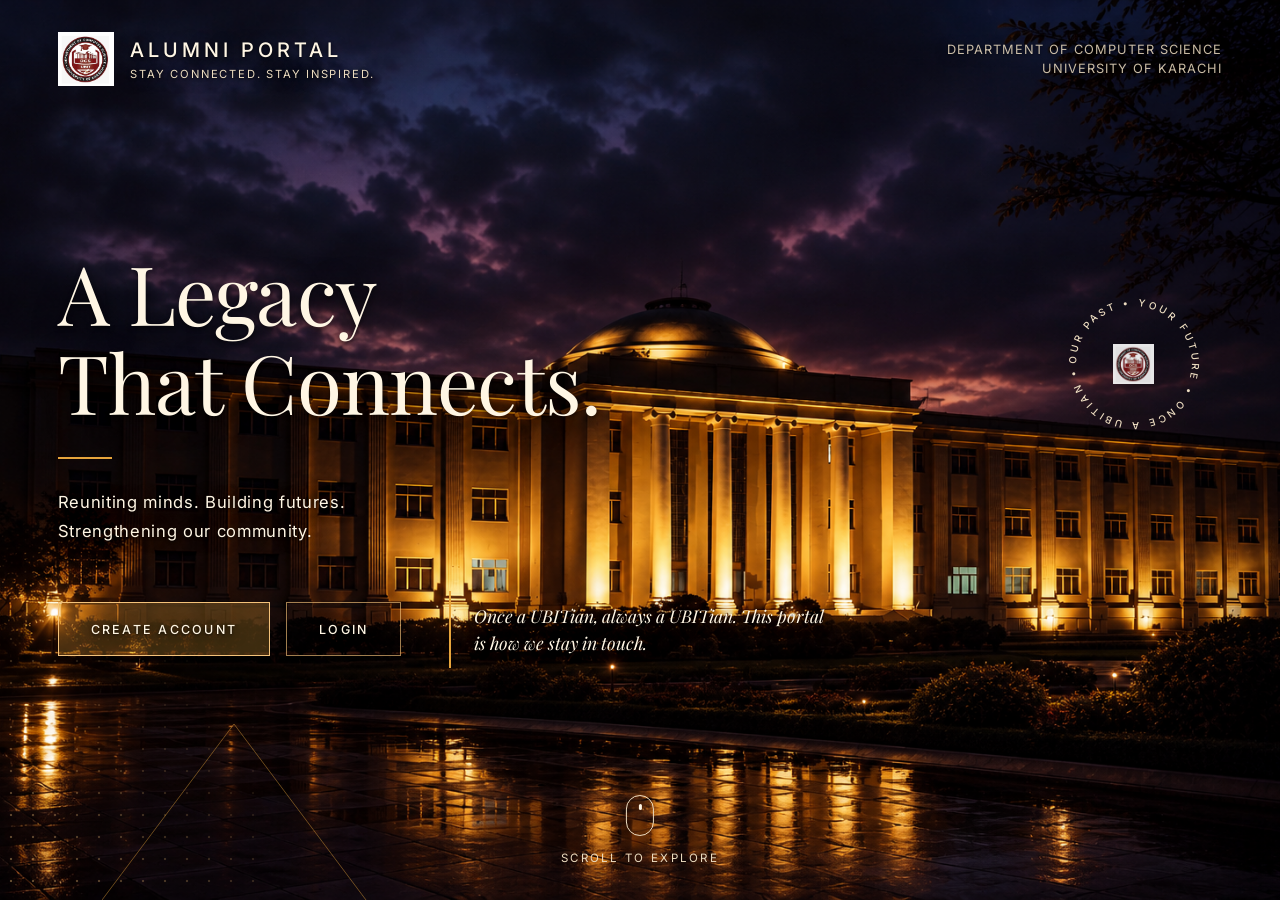
<file: index.html>
<!DOCTYPE html>
<html lang="en">
  

<head>
  <link rel="icon" type="image/png" sizes="512x512" href="favicon.png">
  <meta charset="UTF-8">
  <meta name="viewport" content="width=device-width, initial-scale=1">
  <title>Welcome | DCS UBIT Alumni Portal</title>

  <link rel="preconnect" href="https://fonts.googleapis.com">
  <link rel="preconnect" href="https://fonts.gstatic.com" crossorigin>
  <link href="https://fonts.googleapis.com/css2?family=Inter:wght@400;500;600&family=Playfair+Display:wght@400;500&display=swap" rel="stylesheet">

  <link rel="stylesheet" href="CSS/landing.css">
</head>
<body class="landing">

<header class="lp-header">
  <a class="lp-brand" href="index.html">
    <img class="lp-brand-logo" src="assets/logo.PNG" alt="DCS UBIT logo">
    <span class="lp-brand-text">
      <span class="lp-brand-name">Alumni Portal</span>
      <span class="lp-brand-tag">Stay connected. Stay inspired.</span>
    </span>
  </a>

  <p class="lp-affil">Department of Computer Science<br>University of Karachi</p>
</header>

  <main class="lp-hero">

    <div class="lp-photo" aria-hidden="true"></div>
    <div class="lp-dots" aria-hidden="true"></div>
    <svg class="lp-lines" viewBox="0 0 400 400" aria-hidden="true">
      <polyline points="0,400 150,200 300,400" fill="none" stroke="currentColor" stroke-width="1"/>
    </svg>

    <section class="lp-content">
      
      <h1 class="lp-title">A Legacy<br>That Connects.</h1>
      <span class="lp-rule" aria-hidden="true"></span>
      <p class="lp-sub">Reuniting minds. Building futures.<br>Strengthening our community.</p>

      <div class="lp-row">
        <div class="lp-actions">
          <a class="lp-btn lp-btn-main" href="PAGES/register.html">Create account</a>
          <a class="lp-btn lp-btn-ghost" href="PAGES/login.html">Login</a>
        </div>

        <figure class="lp-quote">
          <blockquote id="quoteText">Once a UBITian, always a UBITian. This portal is how we stay in touch.</blockquote>
        </figure>
      </div>
    </section>

    <div class="lp-badge" aria-hidden="true">
      <svg class="lp-badge-ring" viewBox="0 0 200 200">
        <defs>
          <path id="badgeCircle" d="M100,100 m-76,0 a76,76 0 1,1 152,0 a76,76 0 1,1 -152,0"/>
        </defs>
        <text>
          <textPath href="#badgeCircle" startOffset="0" textLength="470">OUR PAST • YOUR FUTURE • ONCE A UBITIAN •</textPath>
        </text>
      </svg>
      <img class="lp-badge-logo" src="assets/logo.PNG" alt="">
    </div>

    <div class="lp-scroll" aria-hidden="true">
      <span class="lp-mouse"><span class="lp-mouse-dot"></span></span>
      <span class="lp-scroll-text">Scroll to explore</span>
    </div>
  </main>

  <script src="JS/landing.js" defer></script>
</body>
</html>
</file>
<file: CSS/landing.css>
/* ==========================================================
   landing.css  -  styles for index.html only
   Standalone: does not need auth-base.css or home.css
   ========================================================== */

:root {
  --bg: #070812;
  --text: #fff6e4;
  --muted: #ecdcc0;
  --accent: #e8a53c;
  --peach: #f4c27a;
  --line: rgba(244, 194, 122, 0.65);
  --serif: "Playfair Display", Georgia, "Times New Roman", serif;
  --sans: "Inter", system-ui, -apple-system, "Segoe UI", Arial, sans-serif;
  --pad-x: clamp(1.25rem, 4.5vw, 4.5rem);
}

*,
*::before,
*::after {
  box-sizing: border-box;
}

html,
body {
  margin: 0;
  min-height: 100%;
  background: var(--bg);
  color: var(--text);
  font-family: var(--sans);
  -webkit-font-smoothing: antialiased;
}

a {
  color: inherit;
  text-decoration: none;
}

a:focus-visible {
  outline: 2px solid var(--peach);
  outline-offset: 4px;
}

/* ---------- Header ---------- */

.lp-header {
  position: absolute;
  inset: 0 0 auto 0;
  z-index: 10;
  display: flex;
  align-items: center;
  justify-content: space-between;
  gap: 1.5rem;
  padding: 2rem var(--pad-x);
}

.lp-brand {
  display: flex;
  align-items: center;
  gap: 1rem;
}

.lp-brand-logo {
  height: 3.4rem;
  width: auto;
  display: block;
}

.lp-brand-text {
  display: flex;
  flex-direction: column;
  gap: 0.3rem;
}

.lp-brand-name {
  font-size: 1.25rem;
  font-weight: 500;
  letter-spacing: 0.2em;
  text-transform: uppercase;
}

.lp-brand-tag {
  font-size: 0.7rem;
  letter-spacing: 0.16em;
  text-transform: uppercase;
  color: var(--muted);
}

.lp-affil {
  margin: 0;
  text-align: right;
  font-size: 0.8rem;
  line-height: 1.5;
  letter-spacing: 0.08em;
  text-transform: uppercase;
  color: var(--muted);
  opacity: 0.85;
}

/* ---------- Hero background layers ---------- */

.lp-hero {
  position: relative;
  min-height: 100vh;
  min-height: 100svh;
  display: flex;
  align-items: center;
  overflow: hidden;
  background: var(--bg);
}

.lp-photo {
  position: absolute;
  inset: 0;
  background: #0b0c1a url("../assets/building.png") center center / cover no-repeat;
}

.lp-dots {
  position: absolute;
  left: 0;
  bottom: 0;
  width: 17rem;
  height: 17rem;
  background-image: radial-gradient(circle, rgba(244, 194, 122, 0.6) 1.2px, transparent 1.6px);
  background-size: 22px 22px;
  -webkit-mask-image: linear-gradient(45deg, #000 0%, transparent 85%);
  mask-image: linear-gradient(45deg, #000 0%, transparent 85%);
  opacity: 0.7;
}

.lp-lines {
  position: absolute;
  left: 8%;
  bottom: 0;
  width: 22rem;
  height: 22rem;
  color: rgba(232, 165, 60, 0.5);
}

/* ---------- Hero content ---------- */

.lp-content {
  position: relative;
  z-index: 5;
  width: 100%;
  max-width: 62rem;
  padding: 8rem var(--pad-x) 7rem;
}

.lp-kicker {
  margin: 0 0 1.2rem;
  max-width: 40rem;
  font-size: 0.95rem;
  font-weight: 400;
  line-height: 1.6;
  letter-spacing: 0.2em;
  text-transform: uppercase;
  color: var(--peach);
}

.lp-title {
  margin: 0;
  font-family: var(--serif);
  font-weight: 400;
  font-size: clamp(2.8rem, 6.4vw, 5.6rem);
  line-height: 1.08;
  letter-spacing: -0.01em;
  text-shadow: 0 2px 4px rgba(0, 0, 0, 0.55), 0 4px 28px rgba(0, 0, 0, 0.75);
}

.lp-rule {
  display: block;
  width: 3.4rem;
  height: 2px;
  margin: 2rem 0 1.8rem;
  background: var(--accent);
}

.lp-sub {
  text-shadow: 0 1px 3px rgba(0, 0, 0, 0.7), 0 2px 16px rgba(0, 0, 0, 0.8);
  margin: 0 0 2.8rem;
  max-width: 30rem;
  font-size: clamp(1rem, 1.3vw, 1.15rem);
  line-height: 1.75;
  letter-spacing: 0.04em;
  color: var(--text);
}

.lp-row {
  display: flex;
  align-items: center;
  flex-wrap: wrap;
  gap: 2rem 3rem;
}

.lp-actions {
  display: flex;
  align-items: center;
  flex-wrap: wrap;
  gap: 1rem;
}

.lp-btn {
  display: inline-block;
  padding: 1.15rem 2rem;
  font-size: 0.78rem;
  font-weight: 500;
  letter-spacing: 0.18em;
  text-transform: uppercase;
  border: 1px solid var(--line);
  transition: background 0.2s ease, border-color 0.2s ease, color 0.2s ease;
}

.lp-btn-main {
  background: rgba(232, 165, 60, 0.26);
  border-color: var(--peach);
}

.lp-btn-main:hover {
  background: var(--accent);
  border-color: var(--accent);
  color: #1a1206;
}

.lp-btn-ghost:hover {
  background: rgba(255, 255, 255, 0.08);
  border-color: var(--peach);
}

/* ---------- Rotating quote ---------- */

.lp-quote {
  margin: 0;
  width: min(24rem, 100%);
  padding-left: 1.4rem;
  border-left: 2px solid var(--accent);
  min-height: 4.8rem;
  display: flex;
  align-items: center;
}

.lp-quote blockquote {
  margin: 0;
  font-family: var(--serif);
  font-style: italic;
  font-size: 1.1rem;
  line-height: 1.55;
  color: var(--text);
  opacity: 1;
  transform: translateY(0);
  transition: opacity 0.7s ease, transform 0.7s ease;
}

.lp-quote blockquote.is-fading {
  opacity: 0;
  transform: translateY(8px);
}

/* ---------- Round badge (right side) ---------- */

.lp-badge {
  position: absolute;
  z-index: 4;
  top: 32%;
  right: 5.5%;
  width: 9.5rem;
  height: 9.5rem;
  display: grid;
  place-items: center;
}

.lp-badge-ring {
  position: absolute;
  inset: 0;
  width: 100%;
  height: 100%;
  animation: lp-spin 40s linear infinite;
}

.lp-badge-ring text {
  font-family: var(--sans);
  font-size: 13px;
  font-weight: 500;
  letter-spacing: 0.18em;
  fill: var(--muted);
}

.lp-badge-logo {
  width: 2.6rem;
  height: auto;
  opacity: 0.9;
}

@keyframes lp-spin {
  to {
    transform: rotate(360deg);
  }
}

/* ---------- Scroll hint ---------- */

.lp-scroll {
  position: absolute;
  z-index: 5;
  left: 50%;
  bottom: 2.2rem;
  transform: translateX(-50%);
  display: flex;
  flex-direction: column;
  align-items: center;
  gap: 0.9rem;
}

.lp-mouse {
  position: relative;
  width: 1.7rem;
  height: 2.6rem;
  border: 1px solid var(--muted);
  border-radius: 1rem;
}

.lp-mouse-dot {
  position: absolute;
  top: 0.5rem;
  left: 50%;
  width: 3px;
  height: 6px;
  margin-left: -1.5px;
  border-radius: 2px;
  background: var(--text);
  animation: lp-wheel 1.8s ease-in-out infinite;
}

@keyframes lp-wheel {
  0% { transform: translateY(0); opacity: 1; }
  70% { transform: translateY(0.9rem); opacity: 0; }
  100% { transform: translateY(0); opacity: 0; }
}

.lp-scroll-text {
  font-size: 0.72rem;
  letter-spacing: 0.2em;
  text-transform: uppercase;
  color: var(--muted);
  white-space: nowrap;
}

/* ---------- Responsive ---------- */

/* Laptops and small desktops: hide the round badge so it never touches the text */
@media (max-width: 1100px) {
  .lp-badge {
    display: none;
  }
}

/* Tablets and phones: compact header */
@media (max-width: 900px) {
  .lp-header {
    padding-top: 1.25rem;
    padding-bottom: 1rem;
  }

  .lp-brand-logo {
    height: 2.8rem;
  }

  .lp-brand-name {
    font-size: 1rem;
  }

  .lp-brand-tag {
    display: none;
  }

  .lp-lines,
  .lp-dots {
    display: none;
  }
}

/* Phones and tablets held upright: text first, then the full photo underneath,
   so the words never sit on top of the bright building */
@media (max-width: 900px) and (orientation: portrait) {
  .lp-hero {
    display: flex;
    flex-direction: column;
    align-items: stretch;
    min-height: 100vh;
    min-height: 100svh;
  }

  .lp-content {
    order: 1;
    max-width: 40rem;
    padding-top: 7rem;
    padding-bottom: 2.5rem;
  }

  .lp-photo {
    order: 2;
    position: relative;
    inset: auto;
    flex: 1 0 auto;
    width: 100%;
    min-height: 62vw;
    background-position: center bottom;
    -webkit-mask-image: linear-gradient(to bottom, transparent 0, #000 14%);
    mask-image: linear-gradient(to bottom, transparent 0, #000 14%);
  }

  .lp-scroll {
    display: none;
  }
}

/* Small phones: the affiliation label would crowd the logo, so hide it */
@media (max-width: 600px) {
  .lp-affil {
    display: none;
  }

  .lp-title {
    font-size: clamp(2.4rem, 11vw, 3.2rem);
  }

  .lp-kicker {
    font-size: 0.8rem;
    letter-spacing: 0.16em;
  }

  .lp-btn {
    padding: 1rem 1.3rem;
  }

  .lp-row {
    gap: 1.6rem;
  }
}

/* Very narrow phones (320px) */
@media (max-width: 360px) {
  .lp-brand-name {
    font-size: 0.78rem;
    letter-spacing: 0.12em;
    white-space: nowrap;
  }

  .lp-actions {
    width: 100%;
  }

  .lp-btn {
    flex: 1 1 auto;
    text-align: center;
  }
}

/* Short screens (small laptops, phones on their side) */
@media (max-height: 700px) {
  .lp-scroll {
    display: none;
  }
}

@media (max-height: 700px) and (min-width: 901px) {
  .lp-content {
    padding-top: 7rem;
    padding-bottom: 3rem;
  }
}

/* Very large screens */
@media (min-width: 1800px) {
  .lp-content {
    max-width: 72rem;
  }
}

@media (prefers-reduced-motion: reduce) {
  .lp-badge-ring,
  .lp-mouse-dot {
    animation: none;
  }

  .lp-quote blockquote {
    transition: none;
  }
}

/* Text legibility without touching the photo */
.lp-kicker,
.lp-quote blockquote,
.lp-brand-name,
.lp-brand-tag,
.lp-affil,
.lp-btn {
  text-shadow: 0 1px 3px rgba(0, 0, 0, 0.7), 0 2px 14px rgba(0, 0, 0, 0.7);
}
</file>
